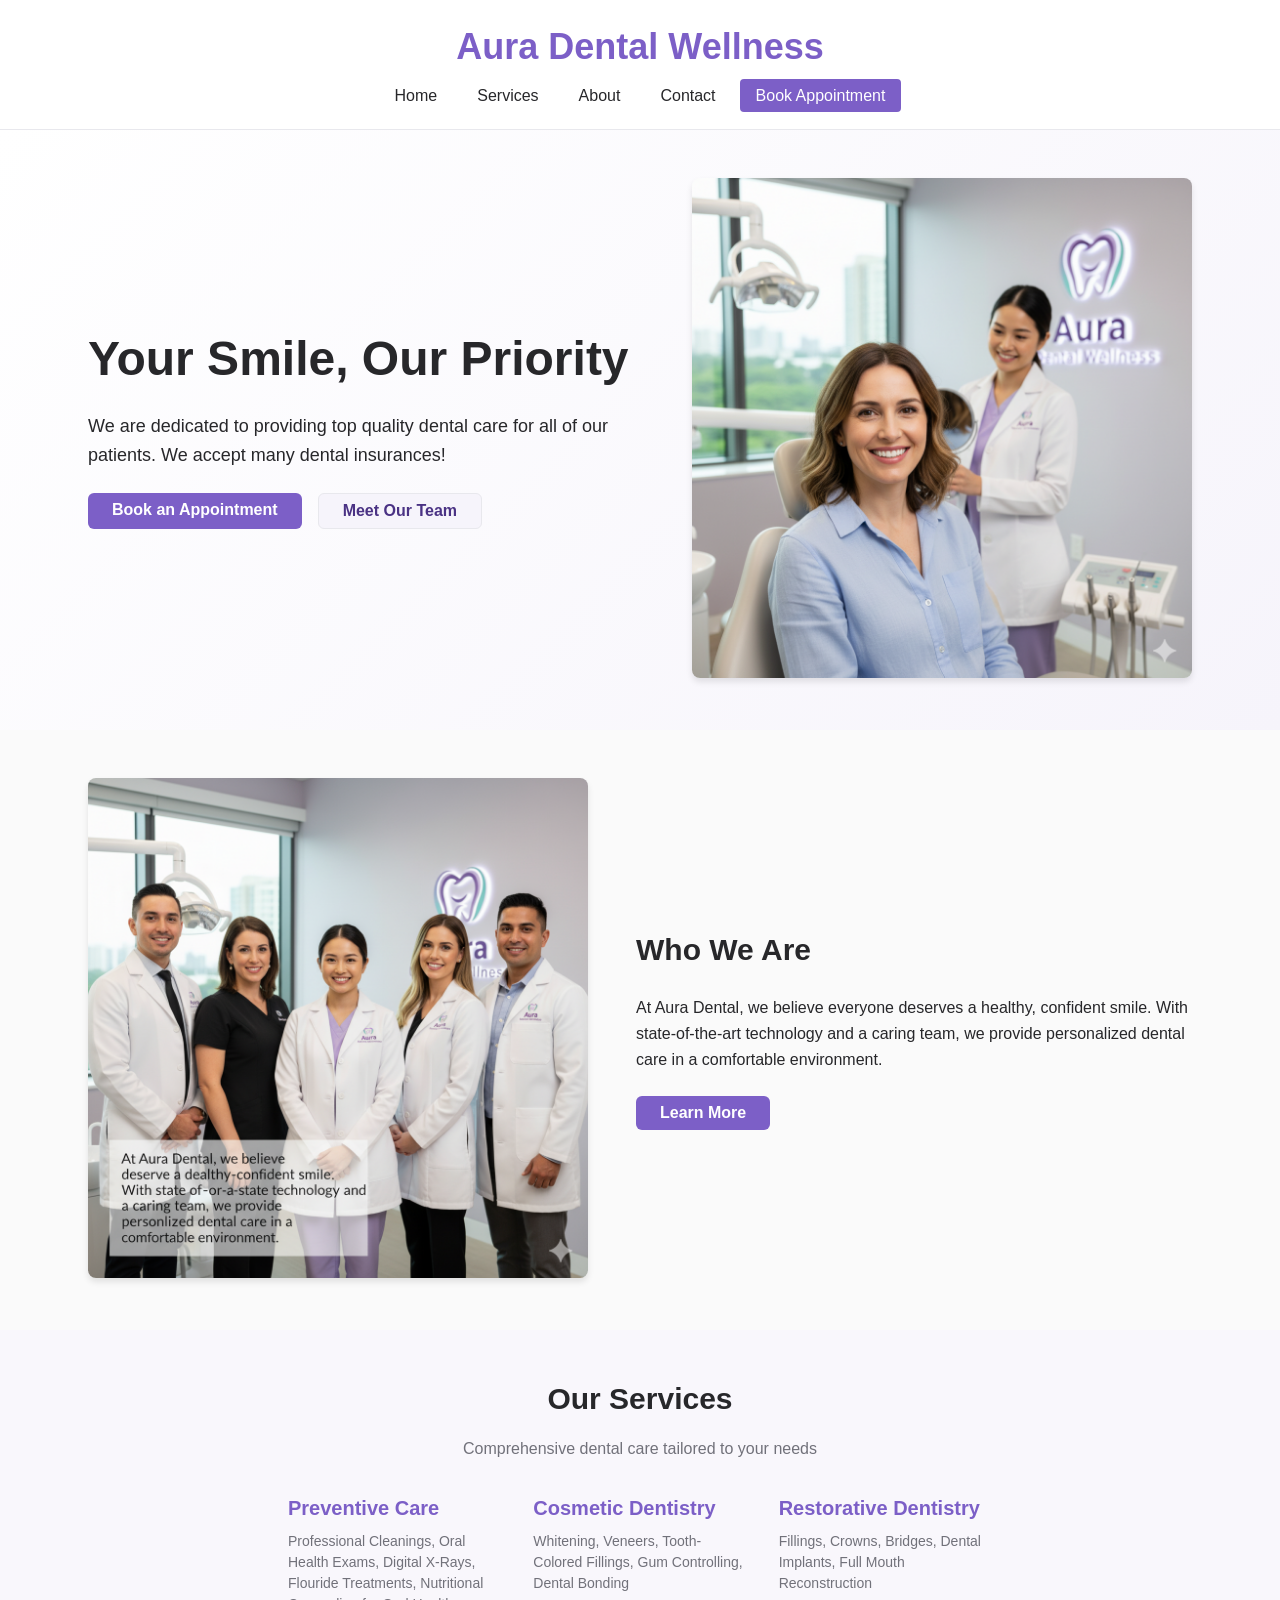
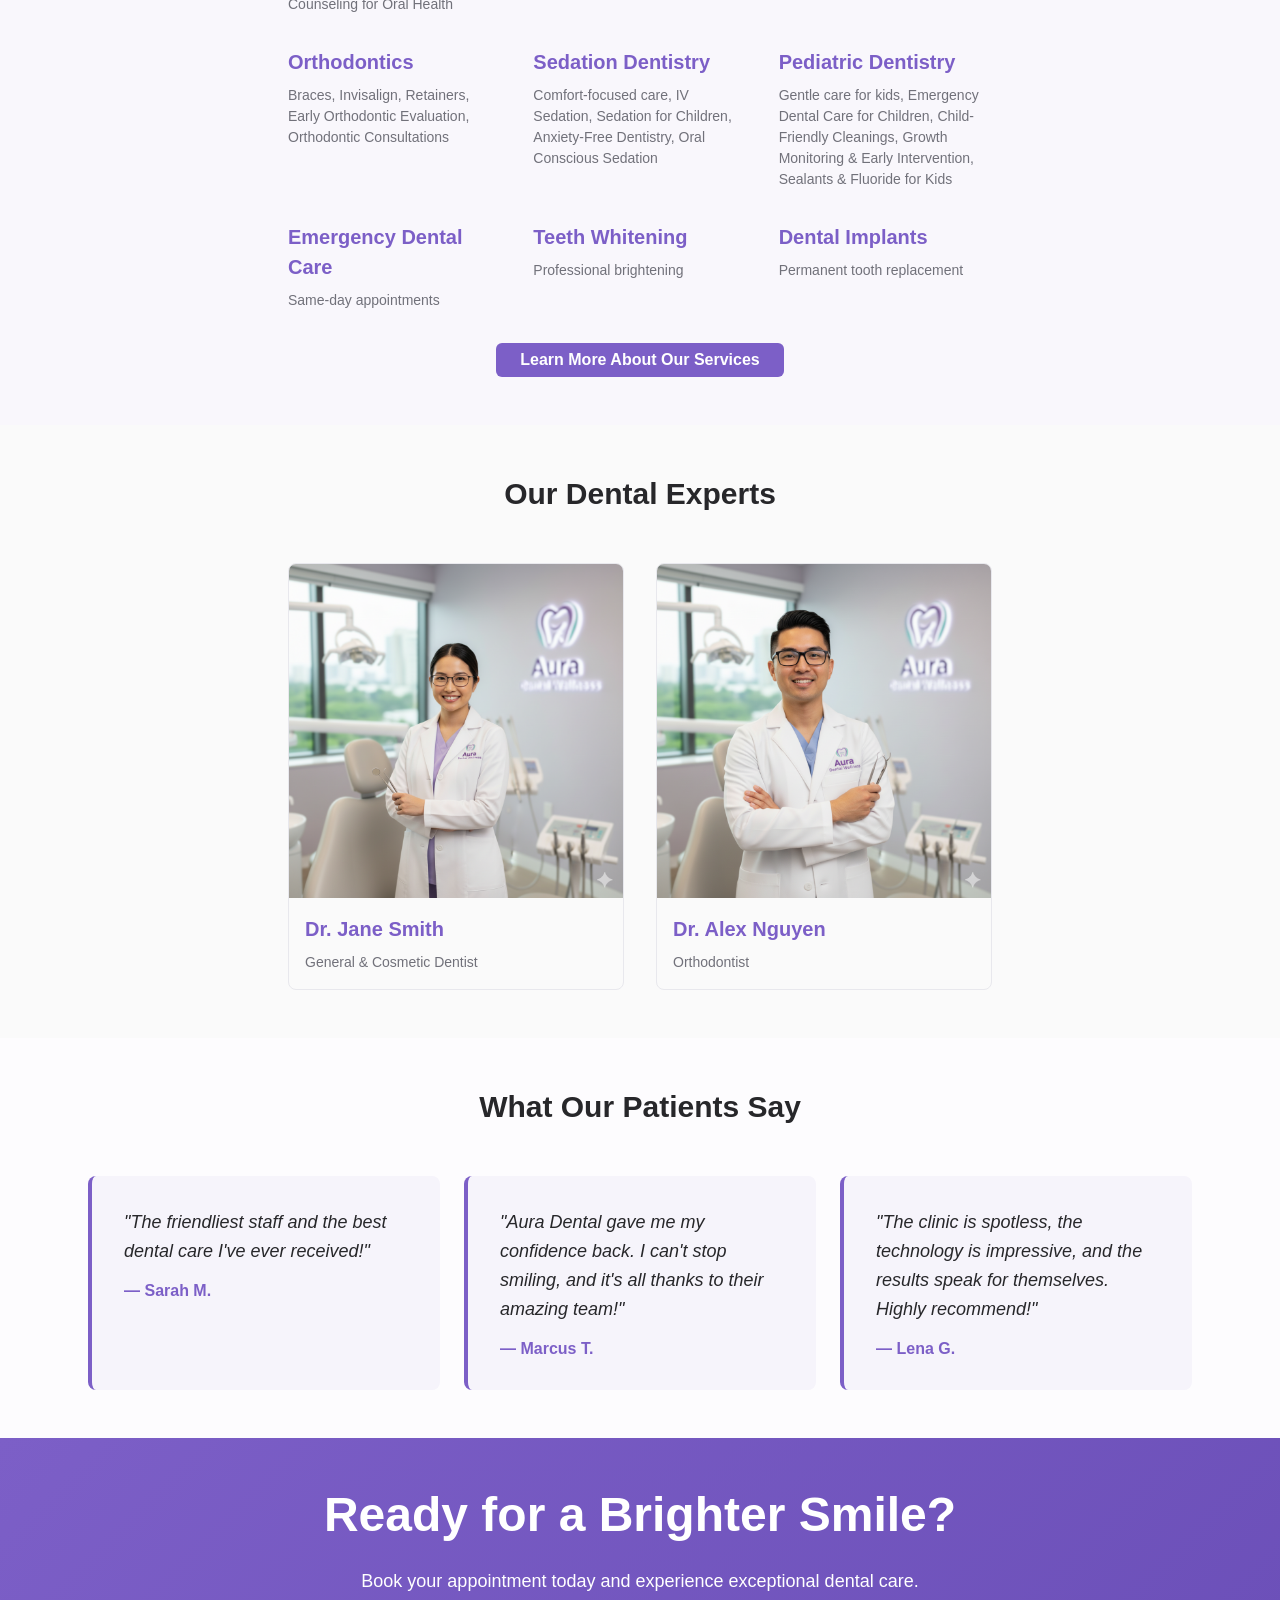
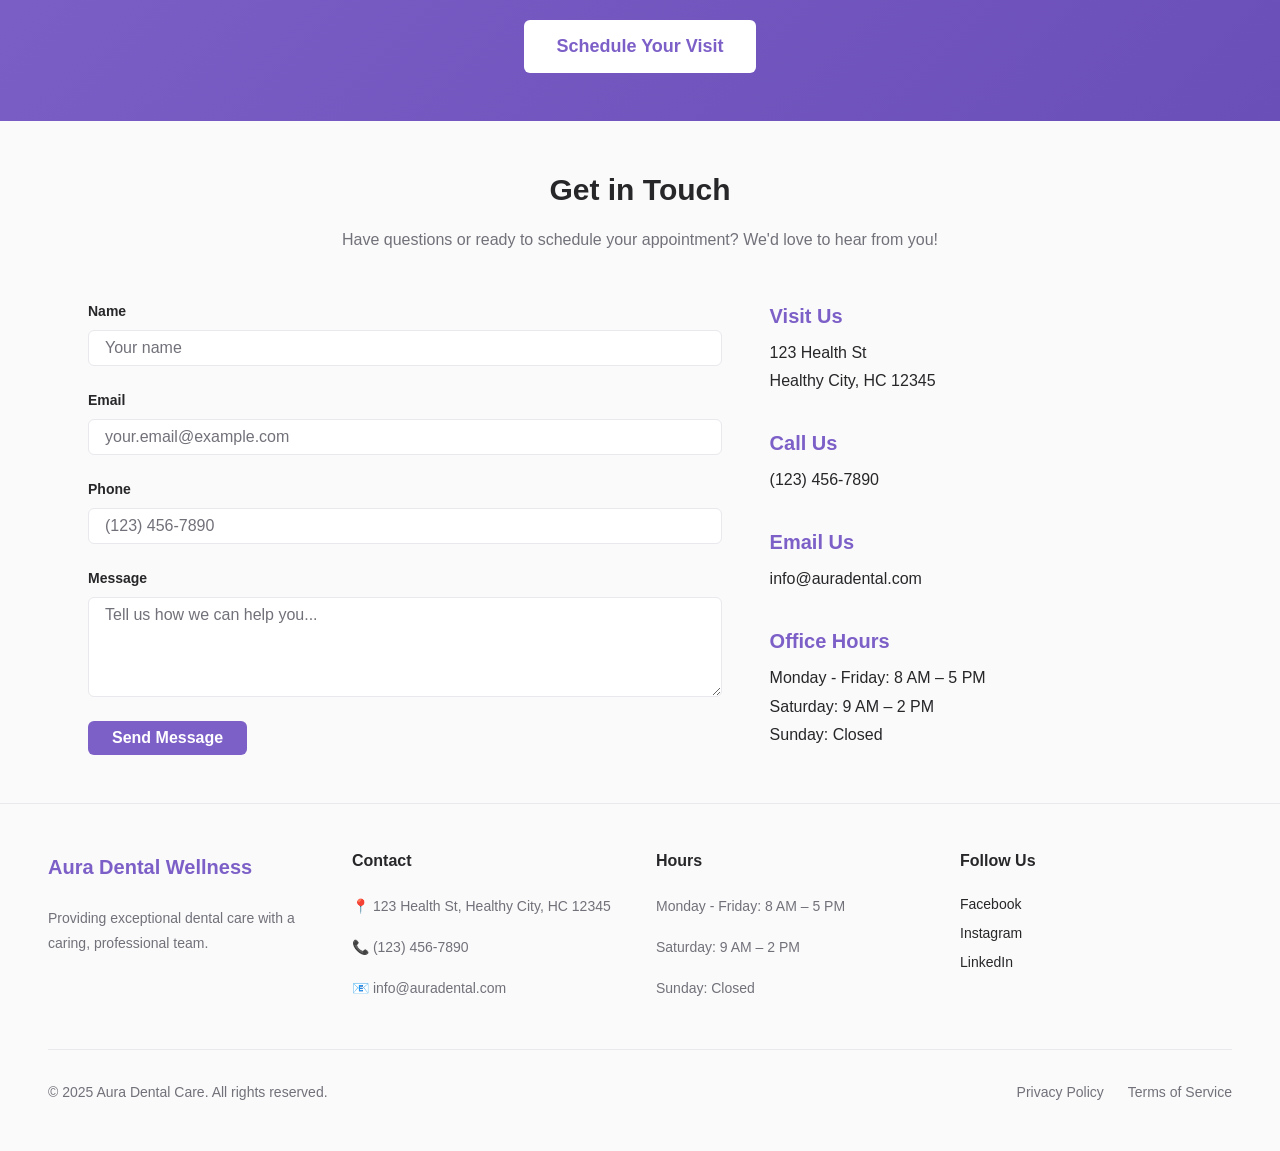
<file: index.html>
<!DOCTYPE html>
<html lang="en">
<head>
    <meta charset="UTF-8">
    <meta name="viewport" content="width=device-width, initial-scale=1.0">
    <link rel="stylesheet" href="styles/design-system.css">
    <link rel="stylesheet" href="styles/components.css">
    <link rel="stylesheet" href="styles/responsive.css">
    <title>Aura Dental Wellness</title>
</head>
<body>
    <!-- Header -->
    <navbar>
        <div class="navbar-brand">
            <h1 class="heading-1">Aura Dental Wellness</h1>
        </div>
        <nav class="navbar-nav">
            <ul class="nav-links">
                <li><a href="#home">Home</a></li>
                <li><a href="#services">Services</a></li>
                <li><a href="#about">About</a></li>
                <li><a href="#contact">Contact</a></li>
                <li><a href="booking.html" class="btn">Book Appointment</a></li>
            </ul>
        </nav>
    </navbar>

    <!-- Hero Section -->
    <section id="home" class="bg-gradient-hero">
        <div class="hero">
            <div class="hero-content">
                <h2 class="heading-hero">Your Smile, Our Priority</h2>
                <p class="body-lg">We are dedicated to providing top quality dental care for all of our patients. We accept many dental insurances!</p>
                <div class="hero-buttons">
                    <a href="booking.html" class="btn-primary">Book an Appointment</a>
                    <a href="#about" class="btn-secondary">Meet Our Team</a>
                </div>
            </div>
            <div class="hero-image">
                <img src="images/patient_smiling.png" alt="Smiling patient at dental clinic">
            </div>
        </div>
    </section>

    <!-- About Section -->
    <section id="about" class="bg-background-muted">
        <div class="about">
            <div class="about-image">
                <img src="images/aura_team.png" alt="Aura Dental team">
            </div>
            <div class="about-content">
                <h2 class="heading-2">Who We Are</h2>
                <p class="body-base">At Aura Dental, we believe everyone deserves a healthy, confident smile. With state-of-the-art technology and a caring team, we provide personalized dental care in a comfortable environment.</p>
                <div>
                    <a href="#" class="btn-primary">Learn More</a>
                </div>
            </div>
        </div>
    </section>

    <!-- Services Section -->
    <section id="services" class="bg-background-subtle">
        <div class="services-container">
            <h2 class="heading-2">Our Services</h2>
            <p class="body-base services-intro">Comprehensive dental care tailored to your needs</p>
            <div class="services-list">
                <div class="service-item">
                    <h3 class="heading-4">Preventive Care</h3>
                    <p class="body-sm text-muted-foreground">Professional Cleanings, Oral Health Exams, Digital X-Rays, Flouride Treatments, Nutritional Counseling for Oral Health </p>
                </div>
                <div class="service-item">
                    <h3 class="heading-4">Cosmetic Dentistry</h3>
                    <p class="body-sm text-muted-foreground">Whitening, Veneers, Tooth-Colored Fillings, Gum Controlling, Dental Bonding</p>
                </div>
                <div class="service-item">
                    <h3 class="heading-4">Restorative Dentistry</h3>
                    <p class="body-sm text-muted-foreground">Fillings, Crowns, Bridges, Dental Implants, Full Mouth Reconstruction</p>
                </div>
                <div class="service-item">
                    <h3 class="heading-4">Orthodontics</h3>
                    <p class="body-sm text-muted-foreground">Braces, Invisalign, Retainers, Early Orthodontic Evaluation, Orthodontic Consultations</p>
                </div>
                <div class="service-item">
                    <h3 class="heading-4">Sedation Dentistry</h3>
                    <p class="body-sm text-muted-foreground">Comfort-focused care, IV Sedation, Sedation for Children, Anxiety-Free Dentistry, Oral Conscious Sedation</p>
                </div>
                <div class="service-item">
                    <h3 class="heading-4">Pediatric Dentistry</h3>
                    <p class="body-sm text-muted-foreground">Gentle care for kids, Emergency Dental Care for Children, Child-Friendly Cleanings, Growth Monitoring & Early Intervention, Sealants & Fluoride for Kids</p>
                </div>
                <div class="service-item">
                    <h3 class="heading-4">Emergency Dental Care</h3>
                    <p class="body-sm text-muted-foreground">Same-day appointments</p>
                </div>
                <div class="service-item">
                    <h3 class="heading-4">Teeth Whitening</h3>
                    <p class="body-sm text-muted-foreground">Professional brightening</p>
                </div>
                <div class="service-item">
                    <h3 class="heading-4">Dental Implants</h3>
                    <p class="body-sm text-muted-foreground">Permanent tooth replacement</p>
                </div>
            </div>
            <div class="services-cta">
                <a href="#" class="btn-primary">Learn More About Our Services</a>
            </div>
        </div>
    </section>

    <!-- Team Section -->
    <section class="bg-background-muted">
        <div class="team-container">
            <h2 class="heading-2">Our Dental Experts</h2>
            <div class="team-grid">
                <div class="team-card">
                    <div class="team-card-header">
                        <img src="images/jane_smith.png" alt="Dr. Jane Smith">
                    </div>
                    <div class="team-card-content">
                        <h3 class="heading-4">Dr. Jane Smith</h3>
                        <p class="body-sm text-muted-foreground">General & Cosmetic Dentist</p>
                    </div>
                </div>
                <div class="team-card">
                    <div class="team-card-header">
                        <img src="images/alex.png" alt="Dr. Alex Nguyen">
                    </div>
                    <div class="team-card-content">
                        <h3 class="heading-4">Dr. Alex Nguyen</h3>
                        <p class="body-sm text-muted-foreground">Orthodontist</p>
                    </div>
                </div>
            </div>
        </div>
    </section>

    <!-- Testimonials Section -->
    <section class="bg-background-light">
        <div class="testimonials-container">
            <h2 class="heading-2">What Our Patients Say</h2>
            <div class="testimonials-grid">
                <blockquote class="testimonial-quote">
                    <p class="quote-text">"The friendliest staff and the best dental care I've ever received!"</p>
                    <cite class="quote-author">Sarah M.</cite>
                </blockquote>
                <blockquote class="testimonial-quote">
                    <p class="quote-text">"Aura Dental gave me my confidence back. I can't stop smiling, and it's all thanks to their amazing team!"</p>
                    <cite class="quote-author">Marcus T.</cite>
                </blockquote>
                <blockquote class="testimonial-quote">
                    <p class="quote-text">"The clinic is spotless, the technology is impressive, and the results speak for themselves. Highly recommend!"</p>
                    <cite class="quote-author">Lena G.</cite>
                </blockquote>
            </div>
        </div>
    </section>

    <!-- Call to Action -->
    <section class="cta">
        <div class="cta-container">
            <h2 class="heading-hero">Ready for a Brighter Smile?</h2>
            <p class="body-lg">Book your appointment today and experience exceptional dental care.</p>
            <a href="booking.html" class="btn-primary">Schedule Your Visit</a>
        </div>
    </section>

    <!-- Contact Section -->
    <section id="contact" class="bg-background-muted">
        <div class="contact-container">
            <h2 class="heading-2">Get in Touch</h2>
            <p class="body-base contact-intro">Have questions or ready to schedule your appointment? We'd love to hear from you!</p>

            <div class="contact-content">
                <div class="contact-form">
                    <form>
                        <div class="form-group">
                            <label for="name" class="body-sm">Name</label>
                            <input type="text" id="name" name="name" class="form-input" placeholder="Your name" required>
                        </div>
                        <div class="form-group">
                            <label for="email" class="body-sm">Email</label>
                            <input type="email" id="email" name="email" class="form-input" placeholder="your.email@example.com" required>
                        </div>
                        <div class="form-group">
                            <label for="phone" class="body-sm">Phone</label>
                            <input type="tel" id="phone" name="phone" class="form-input" placeholder="(123) 456-7890">
                        </div>
                        <div class="form-group">
                            <label for="message" class="body-sm">Message</label>
                            <textarea id="message" name="message" class="form-input" rows="4" placeholder="Tell us how we can help you..." required></textarea>
                        </div>
                        <button type="submit" class="btn-primary">Send Message</button>
                    </form>
                </div>

                <div class="contact-info">
                    <div class="contact-info-item">
                        <h3 class="heading-4">Visit Us</h3>
                        <p class="body-base">123 Health St<br>Healthy City, HC 12345</p>
                    </div>
                    <div class="contact-info-item">
                        <h3 class="heading-4">Call Us</h3>
                        <p class="body-base">(123) 456-7890</p>
                    </div>
                    <div class="contact-info-item">
                        <h3 class="heading-4">Email Us</h3>
                        <p class="body-base">info@auradental.com</p>
                    </div>
                    <div class="contact-info-item">
                        <h3 class="heading-4">Office Hours</h3>
                        <p class="body-base">
                            Monday - Friday: 8 AM – 5 PM<br>
                            Saturday: 9 AM – 2 PM<br>
                            Sunday: Closed
                        </p>
                    </div>
                </div>
            </div>
        </div>
    </section>

    <!-- Footer -->
    <footer class="footer">
        <div class="footer-content">
            <div class="footer-section">
                <h3 class="heading-4">Aura Dental Wellness</h3>
                <p class="body-sm text-muted-foreground">Providing exceptional dental care with a caring, professional team.</p>
            </div>

            <div class="footer-section">
                <h4 class="footer-heading">Contact</h4>
                <p class="body-sm">📍 123 Health St, Healthy City, HC 12345</p>
                <p class="body-sm">📞 (123) 456-7890</p>
                <p class="body-sm">📧 info@auradental.com</p>
            </div>

            <div class="footer-section">
                <h4 class="footer-heading">Hours</h4>
                <p class="body-sm">Monday - Friday: 8 AM – 5 PM</p>
                <p class="body-sm">Saturday: 9 AM – 2 PM</p>
                <p class="body-sm">Sunday: Closed</p>
            </div>

            <div class="footer-section">
                <h4 class="footer-heading">Follow Us</h4>
                <div class="social-links">
                    <a href="#" class="body-sm">Facebook</a>
                    <a href="#" class="body-sm">Instagram</a>
                    <a href="#" class="body-sm">LinkedIn</a>
                </div>
            </div>
        </div>

        <div class="footer-bottom">
            <p class="body-sm text-muted-foreground">© 2025 Aura Dental Care. All rights reserved.</p>
            <div class="footer-links">
                <a href="#" class="body-sm">Privacy Policy</a>
                <a href="#" class="body-sm">Terms of Service</a>
            </div>
        </div>
    </footer>
</body>
</html>
</file>
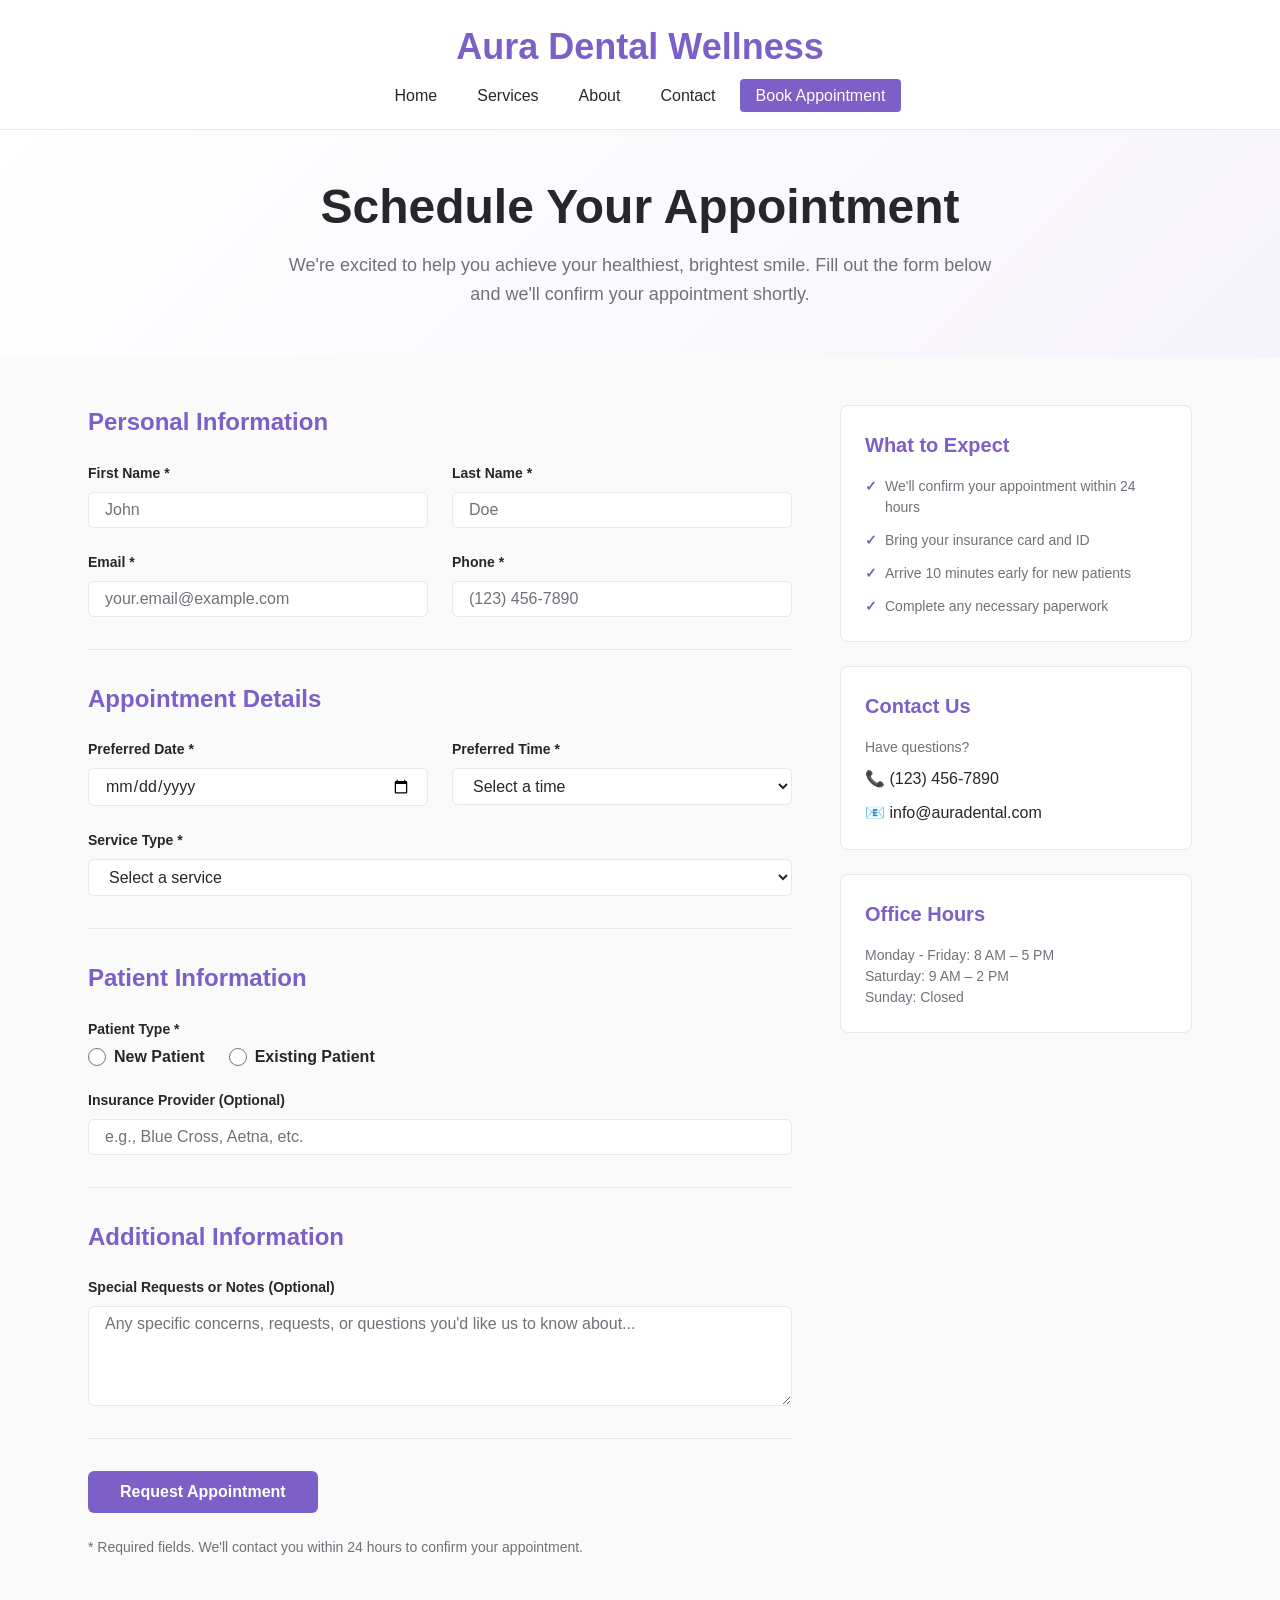
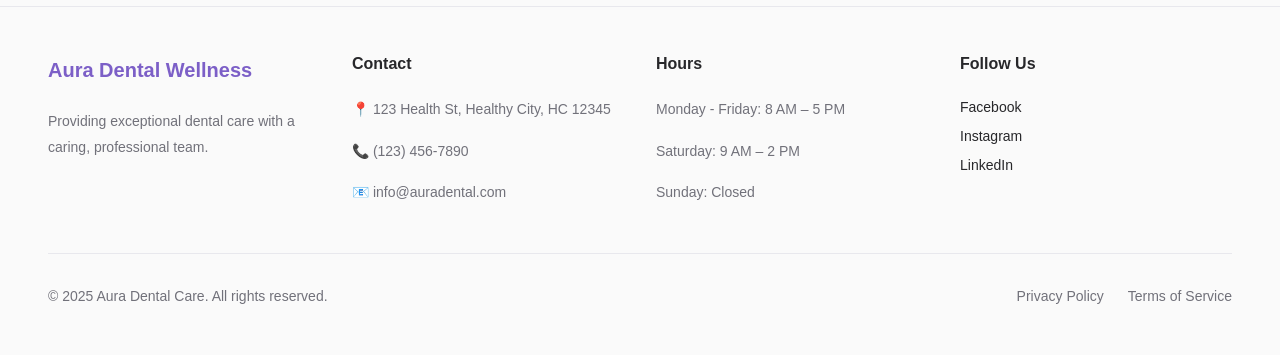
<file: booking.html>
<!DOCTYPE html>
<html lang="en">
<head>
    <meta charset="UTF-8">
    <meta name="viewport" content="width=device-width, initial-scale=1.0">
    <link rel="stylesheet" href="styles/design-system.css">
    <link rel="stylesheet" href="styles/components.css">
    <link rel="stylesheet" href="styles/responsive.css">
    <title>Book Appointment - Aura Dental Wellness</title>
</head>
<body>
    <!-- Header -->
    <navbar>
        <div class="navbar-brand">
            <h1 class="heading-1">Aura Dental Wellness</h1>
        </div>
        <nav class="navbar-nav">
            <ul class="nav-links">
                <li><a href="index.html#home">Home</a></li>
                <li><a href="index.html#services">Services</a></li>
                <li><a href="index.html#about">About</a></li>
                <li><a href="index.html#contact">Contact</a></li>
                <li><a href="booking.html" class="btn">Book Appointment</a></li>
            </ul>
        </nav>
    </navbar>

    <!-- Booking Hero Section -->
    <section class="bg-gradient-hero">
        <div class="booking-hero">
            <h2 class="heading-hero">Schedule Your Appointment</h2>
            <p class="body-lg">We're excited to help you achieve your healthiest, brightest smile. Fill out the form below and we'll confirm your appointment shortly.</p>
        </div>
    </section>

    <!-- Booking Form Section -->
    <section class="bg-background-muted">
        <div class="booking-container">
            <form class="booking-form">
                <!-- Personal Information -->
                <div class="form-section">
                    <h3 class="heading-3">Personal Information</h3>
                    <div class="form-row">
                        <div class="form-group">
                            <label for="firstName" class="body-sm">First Name *</label>
                            <input type="text" id="firstName" name="firstName" class="form-input" placeholder="John" required>
                        </div>
                        <div class="form-group">
                            <label for="lastName" class="body-sm">Last Name *</label>
                            <input type="text" id="lastName" name="lastName" class="form-input" placeholder="Doe" required>
                        </div>
                    </div>

                    <div class="form-row">
                        <div class="form-group">
                            <label for="email" class="body-sm">Email *</label>
                            <input type="email" id="email" name="email" class="form-input" placeholder="your.email@example.com" required>
                        </div>
                        <div class="form-group">
                            <label for="phone" class="body-sm">Phone *</label>
                            <input type="tel" id="phone" name="phone" class="form-input" placeholder="(123) 456-7890" required>
                        </div>
                    </div>
                </div>

                <!-- Appointment Details -->
                <div class="form-section">
                    <h3 class="heading-3">Appointment Details</h3>
                    <div class="form-row">
                        <div class="form-group">
                            <label for="preferredDate" class="body-sm">Preferred Date *</label>
                            <input type="date" id="preferredDate" name="preferredDate" class="form-input" required>
                        </div>
                        <div class="form-group">
                            <label for="preferredTime" class="body-sm">Preferred Time *</label>
                            <select id="preferredTime" name="preferredTime" class="form-input" required>
                                <option value="">Select a time</option>
                                <option value="8:00 AM">8:00 AM</option>
                                <option value="9:00 AM">9:00 AM</option>
                                <option value="10:00 AM">10:00 AM</option>
                                <option value="11:00 AM">11:00 AM</option>
                                <option value="12:00 PM">12:00 PM</option>
                                <option value="1:00 PM">1:00 PM</option>
                                <option value="2:00 PM">2:00 PM</option>
                                <option value="3:00 PM">3:00 PM</option>
                                <option value="4:00 PM">4:00 PM</option>
                                <option value="5:00 PM">5:00 PM</option>
                            </select>
                        </div>
                    </div>

                    <div class="form-group">
                        <label for="serviceType" class="body-sm">Service Type *</label>
                        <select id="serviceType" name="serviceType" class="form-input" required>
                            <option value="">Select a service</option>
                            <option value="preventive">Preventive Care (Cleaning, Exam)</option>
                            <option value="cosmetic">Cosmetic Dentistry (Whitening, Veneers)</option>
                            <option value="restorative">Restorative Dentistry (Fillings, Crowns)</option>
                            <option value="orthodontics">Orthodontics (Braces, Invisalign)</option>
                            <option value="sedation">Sedation Dentistry</option>
                            <option value="pediatric">Pediatric Dentistry</option>
                            <option value="emergency">Emergency Dental Care</option>
                            <option value="implants">Dental Implants</option>
                            <option value="consultation">General Consultation</option>
                        </select>
                    </div>
                </div>

                <!-- Patient Information -->
                <div class="form-section">
                    <h3 class="heading-3">Patient Information</h3>
                    <div class="form-group">
                        <label class="body-sm">Patient Type *</label>
                        <div class="radio-group">
                            <label class="radio-label">
                                <input type="radio" name="patientType" value="new" required>
                                <span>New Patient</span>
                            </label>
                            <label class="radio-label">
                                <input type="radio" name="patientType" value="existing" required>
                                <span>Existing Patient</span>
                            </label>
                        </div>
                    </div>

                    <div class="form-group">
                        <label for="insurance" class="body-sm">Insurance Provider (Optional)</label>
                        <input type="text" id="insurance" name="insurance" class="form-input" placeholder="e.g., Blue Cross, Aetna, etc.">
                    </div>
                </div>

                <!-- Additional Information -->
                <div class="form-section">
                    <h3 class="heading-3">Additional Information</h3>
                    <div class="form-group">
                        <label for="notes" class="body-sm">Special Requests or Notes (Optional)</label>
                        <textarea id="notes" name="notes" class="form-input" rows="4" placeholder="Any specific concerns, requests, or questions you'd like us to know about..."></textarea>
                    </div>
                </div>

                <!-- Submit Button -->
                <div class="form-actions">
                    <button type="submit" class="btn-primary">Request Appointment</button>
                    <p class="body-sm text-muted-foreground">* Required fields. We'll contact you within 24 hours to confirm your appointment.</p>
                </div>
            </form>

            <!-- Booking Sidebar -->
            <aside class="booking-sidebar">
                <div class="sidebar-card">
                    <h3 class="heading-4">What to Expect</h3>
                    <ul class="booking-checklist">
                        <li class="body-sm">We'll confirm your appointment within 24 hours</li>
                        <li class="body-sm">Bring your insurance card and ID</li>
                        <li class="body-sm">Arrive 10 minutes early for new patients</li>
                        <li class="body-sm">Complete any necessary paperwork</li>
                    </ul>
                </div>

                <div class="sidebar-card">
                    <h3 class="heading-4">Contact Us</h3>
                    <p class="body-sm">Have questions?</p>
                    <p class="body-base">📞 (123) 456-7890</p>
                    <p class="body-base">📧 info@auradental.com</p>
                </div>

                <div class="sidebar-card">
                    <h3 class="heading-4">Office Hours</h3>
                    <p class="body-sm">
                        Monday - Friday: 8 AM – 5 PM<br>
                        Saturday: 9 AM – 2 PM<br>
                        Sunday: Closed
                    </p>
                </div>
            </aside>
        </div>
    </section>

    <!-- Footer -->
    <footer class="footer">
        <div class="footer-content">
            <div class="footer-section">
                <h3 class="heading-4">Aura Dental Wellness</h3>
                <p class="body-sm text-muted-foreground">Providing exceptional dental care with a caring, professional team.</p>
            </div>

            <div class="footer-section">
                <h4 class="footer-heading">Contact</h4>
                <p class="body-sm">📍 123 Health St, Healthy City, HC 12345</p>
                <p class="body-sm">📞 (123) 456-7890</p>
                <p class="body-sm">📧 info@auradental.com</p>
            </div>

            <div class="footer-section">
                <h4 class="footer-heading">Hours</h4>
                <p class="body-sm">Monday - Friday: 8 AM – 5 PM</p>
                <p class="body-sm">Saturday: 9 AM – 2 PM</p>
                <p class="body-sm">Sunday: Closed</p>
            </div>

            <div class="footer-section">
                <h4 class="footer-heading">Follow Us</h4>
                <div class="social-links">
                    <a href="#" class="body-sm">Facebook</a>
                    <a href="#" class="body-sm">Instagram</a>
                    <a href="#" class="body-sm">LinkedIn</a>
                </div>
            </div>
        </div>

        <div class="footer-bottom">
            <p class="body-sm text-muted-foreground">© 2025 Aura Dental Care. All rights reserved.</p>
            <div class="footer-links">
                <a href="#" class="body-sm">Privacy Policy</a>
                <a href="#" class="body-sm">Terms of Service</a>
            </div>
        </div>
    </footer>
</body>
</html>
</file>
<file: styles/design-system.css>
/* ==========================================================================
   DESIGN SYSTEM
   Core variables, reset, and utility classes
   ========================================================================== */

/* Design Tokens */
:root {
    /* Spacing Scale */
    --space-2: 0.5rem;   /* 8px */
    --space-3: 0.75rem;  /* 12px */
    --space-4: 1rem;     /* 16px */
    --space-6: 1.5rem;   /* 24px */
    --space-8: 2rem;     /* 32px */
    --space-12: 3rem;    /* 48px */

    /* Typography Scale */
    --font-size-caption: 0.75rem;   /* 12px */
    --font-size-sm: 0.875rem;       /* 14px */
    --font-size-base: 1rem;         /* 16px */
    --font-size-lg: 1.125rem;       /* 18px */
    --font-size-h4: 1.25rem;        /* 20px */
    --font-size-h3: 1.5rem;         /* 24px */
    --font-size-h2: 1.875rem;       /* 30px */
    --font-size-h1: 2.25rem;        /* 36px */
    --font-size-hero: 3rem;         /* 48px */

    /* Color Palette */
    --color-background: #ffffff;
    --color-foreground: #27272a;
    --color-background-light: #fdfcfe;
    --color-background-subtle: #f9f7fc;
    --color-background-muted: #fafafa;

    /* Gradients */
    --gradient-hero: linear-gradient(135deg, #ffffff 0%, #f6f4fb 100%);
    --gradient-accent: linear-gradient(135deg, var(--color-primary) 0%, var(--color-brand) 100%);

    /* Semantic Colors */
    --color-primary: #7c5fc7;
    --color-primary-foreground: #ffffff;
    --color-secondary: #f6f4fb;
    --color-secondary-foreground: #4a3284;
    --color-muted: #fafafa;
    --color-muted-foreground: #71717a;
    --color-accent: #2bb4c8;
    --color-accent-foreground: #ffffff;
    --color-brand: #6b4fb8;
    --color-brand-foreground: #ffffff;
    --color-success: #22c55e;
    --color-success-foreground: #ffffff;
    --color-card: #ffffff;
    --color-card-foreground: #27272a;
    --color-border: #e8e8ed;
    --color-ring: #7c5fc7;
}

/* Reset */
* {
    margin: 0;
    padding: 0;
    box-sizing: border-box;
}

html {
    scroll-behavior: smooth;
}

body {
    font-family: -apple-system, BlinkMacSystemFont, 'Segoe UI', sans-serif;
    color: var(--color-foreground);
    background: var(--color-background);
}

/* Smooth scroll with offset for fixed navbar */
section {
    scroll-margin-top: 80px;
}

/* Typography Utilities */
.heading-hero {
    font-size: var(--font-size-hero);
    font-weight: 700;
    line-height: 1.2;
}

.heading-1 {
    font-size: var(--font-size-h1);
    font-weight: 700;
    line-height: 1.3;
}

.heading-2 {
    font-size: var(--font-size-h2);
    font-weight: 600;
    line-height: 1.4;
}

.heading-3 {
    font-size: var(--font-size-h3);
    font-weight: 600;
    line-height: 1.4;
}

.heading-4 {
    font-size: var(--font-size-h4);
    font-weight: 600;
    line-height: 1.5;
}

.body-lg {
    font-size: var(--font-size-lg);
    line-height: 1.6;
}

.body-base {
    font-size: var(--font-size-base);
    line-height: 1.6;
}

.body-sm {
    font-size: var(--font-size-sm);
    line-height: 1.5;
    color: var(--color-muted-foreground);
}

/* Background Utilities */
.bg-background { background-color: var(--color-background); }
.bg-background-light { background-color: var(--color-background-light); }
.bg-background-subtle { background-color: var(--color-background-subtle); }
.bg-background-muted { background-color: var(--color-background-muted); }
.bg-gradient-hero { background: var(--gradient-hero); }

/* Text Utilities */
.text-foreground { color: var(--color-foreground); }
.text-muted-foreground { color: var(--color-muted-foreground); }
</file>
<file: styles/components.css>
/* ==========================================================================
   COMPONENTS
   Desktop-first component styles with modern CSS nesting
   ========================================================================== */

/* Buttons */
.btn-primary {
    display: inline-block;
    padding: var(--space-2) var(--space-6);
    background: var(--color-primary);
    color: var(--color-primary-foreground);
    font-size: var(--font-size-base);
    font-weight: 600;
    text-decoration: none;
    border-radius: 0.375rem;
    border: none;
    cursor: pointer;
    transition: background 0.2s;

    &:hover {
        background: var(--color-brand);
    }

    &:focus {
        outline: 2px solid var(--color-ring);
        outline-offset: 2px;
    }
}

.btn-secondary {
    display: inline-block;
    padding: var(--space-2) var(--space-6);
    background: var(--color-secondary);
    color: var(--color-secondary-foreground);
    font-size: var(--font-size-base);
    font-weight: 600;
    text-decoration: none;
    border-radius: 0.375rem;
    border: 1px solid var(--color-border);
    cursor: pointer;
    transition: background 0.2s, border-color 0.2s;

    &:hover {
        background: #ebe7f5;
        border-color: var(--color-primary);
    }

    &:focus {
        outline: 2px solid var(--color-ring);
        outline-offset: 2px;
    }
}

/* Navbar */
navbar {
    background: var(--color-background);
    border-bottom: 1px solid var(--color-border);
    box-shadow: 0 1px 3px rgba(0, 0, 0, 0.05);
    padding: var(--space-6) var(--space-4);
    display: flex;
    flex-direction: column;
    align-items: center;
    gap: var(--space-4);

    .navbar-brand {
        text-align: center;

        h1 {
            font-size: var(--font-size-h1);
            color: var(--color-primary);
            margin: 0;
        }
    }

    .navbar-nav {
        width: 100%;
        display: flex;
        justify-content: center;

        ul {
            display: flex;
            list-style: none;
            gap: var(--space-2);
            margin: 0;
            padding: 0;
        }

        a {
            color: var(--color-foreground);
            text-decoration: none;
            padding: var(--space-2) var(--space-4);
            border-radius: 0.25rem;
            transition: background 0.2s;
            font-size: var(--font-size-base);

            &:hover {
                background: var(--color-secondary);
            }

            &.btn {
                background: var(--color-primary);
                color: var(--color-primary-foreground);

                &:hover {
                    background: var(--color-brand);
                }
            }
        }
    }
}

/* Hero Section */
.hero {
    display: flex;
    flex-direction: row;
    align-items: center;
    gap: var(--space-12);
    max-width: 1200px;
    margin: 0 auto;
    padding: var(--space-12);

    .hero-content {
        flex: 1;
        display: flex;
        flex-direction: column;
        gap: var(--space-6);

        p {
            font-size: var(--font-size-lg);
        }
    }

    .hero-buttons {
        display: flex;
        gap: var(--space-4);
        flex-wrap: wrap;
    }

    .hero-image {
        flex: 1;
        max-width: 500px;

        img {
            width: 100%;
            height: auto;
            border-radius: 0.5rem;
            box-shadow: 0 4px 6px rgba(0, 0, 0, 0.1);
        }
    }
}

/* About Section */
.about {
    display: flex;
    flex-direction: row;
    align-items: center;
    gap: var(--space-12);
    max-width: 1200px;
    margin: 0 auto;
    padding: var(--space-12);

    .about-image {
        flex: 1;
        max-width: 500px;

        img {
            width: 100%;
            height: auto;
            border-radius: 0.5rem;
            box-shadow: 0 4px 6px rgba(0, 0, 0, 0.1);
        }
    }

    .about-content {
        flex: 1;
        display: flex;
        flex-direction: column;
        gap: var(--space-6);
    }
}

/* Services Section */
.services-container {
    max-width: 800px;
    margin: 0 auto;
    padding: var(--space-12);

    h2 {
        text-align: center;
        margin-bottom: var(--space-4);
    }

    .services-intro {
        text-align: center;
        margin-bottom: var(--space-8);
        color: var(--color-muted-foreground);
    }

    .services-list {
        display: grid;
        grid-template-columns: repeat(3, 1fr);
        gap: var(--space-8);
    }

    .service-item {
        display: flex;
        flex-direction: column;
        gap: var(--space-2);

        h3 {
            color: var(--color-primary);
        }
    }

    .services-cta {
        text-align: center;
        margin-top: var(--space-8);
    }
}

/* Team Section */
.team-container {
    max-width: 800px;
    margin: 0 auto;
    padding: var(--space-12);

    h2 {
        text-align: center;
        margin-bottom: var(--space-12);
    }

    .team-grid {
        display: grid;
        grid-template-columns: repeat(2, 1fr);
        gap: var(--space-8);
    }

    .team-card {
        border: 1px solid var(--color-border);
        border-radius: 0.5rem;
        overflow: hidden;

        .team-card-header {
            width: 100%;
            aspect-ratio: 1;
            overflow: hidden;

            img {
                width: 100%;
                height: 100%;
                object-fit: cover;
            }
        }

        .team-card-content {
            padding: var(--space-4);
            display: flex;
            flex-direction: column;
            gap: var(--space-2);

            h3 {
                color: var(--color-primary);
            }
        }
    }
}

/* Testimonials Section */
.testimonials-container {
    max-width: 1200px;
    margin: 0 auto;
    padding: var(--space-12);
    text-align: center;

    h2 {
        margin-bottom: var(--space-12);
    }

    .testimonials-grid {
        display: grid;
        grid-template-columns: repeat(3, 1fr);
        gap: var(--space-6);
    }

    .testimonial-quote {
        background: var(--color-secondary);
        padding: var(--space-8);
        border-radius: 0.5rem;
        border-left: 4px solid var(--color-primary);
        text-align: left;

        .quote-text {
            font-size: var(--font-size-lg);
            line-height: 1.6;
            color: var(--color-foreground);
            font-style: italic;
            margin-bottom: var(--space-4);
        }

        .quote-author {
            display: block;
            font-size: var(--font-size-base);
            color: var(--color-primary);
            font-weight: 600;
            font-style: normal;

            &::before {
                content: "— ";
            }
        }
    }
}

/* CTA Section */
/* Using gradient-accent for visual prominence
   White text meets WCAG AA contrast requirements */
.cta {
    background: var(--gradient-accent);
    padding: var(--space-12);

    .cta-container {
        max-width: 800px;
        margin: 0 auto;
        text-align: center;
        display: flex;
        flex-direction: column;
        align-items: center;
        gap: var(--space-6);

        h2 {
            color: var(--color-primary-foreground);
        }

        p {
            color: var(--color-primary-foreground);
            max-width: 600px;
        }

        .btn-primary {
            background: var(--color-background);
            color: var(--color-primary);
            font-size: var(--font-size-lg);
            padding: var(--space-4) var(--space-8);

            &:hover {
                background: var(--color-secondary);
                color: var(--color-primary);
            }
        }
    }
}

/* Booking Page */
.booking-hero {
    max-width: 800px;
    margin: 0 auto;
    padding: var(--space-12);
    text-align: center;

    h2 {
        margin-bottom: var(--space-4);
    }

    p {
        color: var(--color-muted-foreground);
    }
}

.booking-container {
    max-width: 1200px;
    margin: 0 auto;
    padding: var(--space-12);
    display: grid;
    grid-template-columns: 2fr 1fr;
    gap: var(--space-12);
    align-items: start;
}

.booking-form {
    display: flex;
    flex-direction: column;
    gap: var(--space-8);

    .form-section {
        display: flex;
        flex-direction: column;
        gap: var(--space-6);
        padding-bottom: var(--space-8);
        border-bottom: 1px solid var(--color-border);

        &:last-of-type {
            border-bottom: none;
            padding-bottom: 0;
        }

        h3 {
            color: var(--color-primary);
        }
    }

    .form-row {
        display: grid;
        grid-template-columns: 1fr 1fr;
        gap: var(--space-6);
    }

    .form-group {
        display: flex;
        flex-direction: column;
        gap: var(--space-2);

        label {
            font-weight: 600;
            color: var(--color-foreground);
        }

        .form-input,
        select {
            padding: var(--space-2) var(--space-4);
            border: 1px solid var(--color-border);
            border-radius: 0.375rem;
            font-size: var(--font-size-base);
            font-family: inherit;
            color: var(--color-foreground);
            background: var(--color-background);
            transition: border-color 0.2s, outline 0.2s;

            &:focus {
                outline: 2px solid var(--color-ring);
                outline-offset: 0;
                border-color: var(--color-primary);
            }

            &::placeholder {
                color: var(--color-muted-foreground);
            }
        }

        textarea.form-input {
            resize: vertical;
            min-height: 100px;
        }

        select {
            cursor: pointer;
        }
    }

    .radio-group {
        display: flex;
        gap: var(--space-6);

        .radio-label {
            display: flex;
            align-items: center;
            gap: var(--space-2);
            cursor: pointer;

            input[type="radio"] {
                width: 18px;
                height: 18px;
                cursor: pointer;
            }

            span {
                font-size: var(--font-size-base);
                color: var(--color-foreground);
            }
        }
    }

    .form-actions {
        display: flex;
        flex-direction: column;
        gap: var(--space-4);
        align-items: flex-start;

        button {
            padding: var(--space-3) var(--space-8);
        }

        p {
            margin-top: var(--space-2);
        }
    }
}

.booking-sidebar {
    display: flex;
    flex-direction: column;
    gap: var(--space-6);

    .sidebar-card {
        background: var(--color-background);
        border: 1px solid var(--color-border);
        border-radius: 0.5rem;
        padding: var(--space-6);

        h3 {
            color: var(--color-primary);
            margin-bottom: var(--space-4);
        }

        p {
            margin-bottom: var(--space-2);

            &:last-child {
                margin-bottom: 0;
            }
        }
    }

    .booking-checklist {
        list-style: none;
        padding: 0;
        margin: 0;
        display: flex;
        flex-direction: column;
        gap: var(--space-3);

        li {
            display: flex;
            align-items: flex-start;
            gap: var(--space-2);

            &::before {
                content: "✓";
                color: var(--color-primary);
                font-weight: bold;
                flex-shrink: 0;
            }
        }
    }
}

/* Contact Section */
.contact-container {
    max-width: 1200px;
    margin: 0 auto;
    padding: var(--space-12);

    h2 {
        text-align: center;
        margin-bottom: var(--space-4);
    }

    .contact-intro {
        text-align: center;
        margin-bottom: var(--space-12);
        color: var(--color-muted-foreground);
    }

    .contact-content {
        display: grid;
        grid-template-columns: 1.5fr 1fr;
        gap: var(--space-12);
        align-items: start;
    }

    .contact-form {
        form {
            display: flex;
            flex-direction: column;
            gap: var(--space-6);
        }

        .form-group {
            display: flex;
            flex-direction: column;
            gap: var(--space-2);

            label {
                font-weight: 600;
                color: var(--color-foreground);
            }

            .form-input {
                padding: var(--space-2) var(--space-4);
                border: 1px solid var(--color-border);
                border-radius: 0.375rem;
                font-size: var(--font-size-base);
                font-family: inherit;
                color: var(--color-foreground);
                background: var(--color-background);
                transition: border-color 0.2s, outline 0.2s;

                &:focus {
                    outline: 2px solid var(--color-ring);
                    outline-offset: 0;
                    border-color: var(--color-primary);
                }

                &::placeholder {
                    color: var(--color-muted-foreground);
                }
            }

            textarea.form-input {
                resize: vertical;
                min-height: 100px;
            }
        }

        button[type="submit"] {
            align-self: flex-start;
        }
    }

    .contact-info {
        display: flex;
        flex-direction: column;
        gap: var(--space-8);

        .contact-info-item {
            h3 {
                color: var(--color-primary);
                margin-bottom: var(--space-2);
            }

            p {
                color: var(--color-foreground);
                line-height: 1.8;
            }
        }
    }
}

/* Footer */
.footer {
    background: var(--color-muted);
    border-top: 1px solid var(--color-border);
    padding: var(--space-12);

    .footer-content {
        max-width: 1200px;
        margin: 0 auto;
        display: grid;
        grid-template-columns: repeat(4, 1fr);
        gap: var(--space-8);
        margin-bottom: var(--space-12);
    }

    .footer-section {
        display: flex;
        flex-direction: column;
        gap: var(--space-4);

        h3 {
            color: var(--color-primary);
            margin-bottom: var(--space-2);
        }

        p {
            margin: 0;
            line-height: 1.8;
        }
    }

    .footer-heading {
        font-size: var(--font-size-base);
        font-weight: 600;
        color: var(--color-foreground);
        margin-bottom: var(--space-2);
    }

    .social-links {
        display: flex;
        flex-direction: column;
        gap: var(--space-2);

        a {
            color: var(--color-foreground);
            text-decoration: none;
            transition: color 0.2s;

            &:hover {
                color: var(--color-primary);
            }
        }
    }

    .footer-bottom {
        max-width: 1200px;
        margin: 0 auto;
        padding-top: var(--space-8);
        border-top: 1px solid var(--color-border);
        display: flex;
        justify-content: space-between;
        align-items: center;
    }

    .footer-links {
        display: flex;
        gap: var(--space-6);

        a {
            color: var(--color-muted-foreground);
            text-decoration: none;
            transition: color 0.2s;

            &:hover {
                color: var(--color-primary);
            }
        }
    }
}
</file>
<file: styles/responsive.css>
/* ==========================================================================
   RESPONSIVE STYLES
   Mobile-first approach with consolidated breakpoints
   ========================================================================== */

/* Mobile (up to 640px) */
@media (max-width: 640px) {
    /* Typography - Scale down for mobile */
    .heading-hero { font-size: 2rem; }
    .heading-1 { font-size: 1.75rem; }
    .heading-2 { font-size: 1.5rem; }
    .body-lg { font-size: 1rem; }

    /* Reduce padding on all sections */
    .hero,
    .about,
    .services-container,
    .team-container,
    .testimonials-container,
    .cta,
    .footer {
        padding: var(--space-6) var(--space-4);
    }

    /* Navbar - Vertical stack for mobile */
    navbar {
        padding: var(--space-4);

        .navbar-brand h1 {
            font-size: 1.5rem;
        }

        .navbar-nav {
            ul {
                flex-direction: column;
                width: 100%;
                align-items: stretch;
            }

            a {
                text-align: center;
                display: block;
            }
        }
    }

    /* Hero - Stack vertically */
    .hero {
        flex-direction: column;
        gap: var(--space-6);

        .hero-image {
            max-width: 100%;
        }

        .hero-buttons {
            flex-direction: column;
            width: 100%;

            a {
                width: 100%;
                text-align: center;
            }
        }
    }

    /* About - Stack vertically */
    .about {
        flex-direction: column;
        gap: var(--space-6);

        .about-image {
            max-width: 100%;
        }
    }

    /* Services - Single column */
    .services-container .services-list {
        grid-template-columns: 1fr;
        gap: var(--space-6);
    }

    /* Team - Single column */
    .team-container .team-grid {
        grid-template-columns: 1fr;
        gap: var(--space-6);
    }

    /* Testimonials - Single column */
    .testimonials-container {
        .testimonials-grid {
            grid-template-columns: 1fr;
            gap: var(--space-4);
        }

        .testimonial-quote {
            padding: var(--space-4);
        }
    }

    /* Footer - Stack sections */
    .footer {
        .footer-content {
            grid-template-columns: 1fr;
            gap: var(--space-6);
            margin-bottom: var(--space-8);
        }

        .footer-bottom {
            flex-direction: column;
            gap: var(--space-4);
            text-align: center;
        }

        .footer-links {
            flex-direction: column;
            gap: var(--space-2);
        }
    }

    /* CTA - Full width button */
    .cta-container .btn-primary {
        padding: var(--space-2) var(--space-6);
        font-size: var(--font-size-base);
        width: 100%;
    }

    /* Contact - Stack form and info */
    .contact-container {
        padding: var(--space-6) var(--space-4);

        .contact-content {
            grid-template-columns: 1fr;
            gap: var(--space-8);
        }

        .contact-form button[type="submit"] {
            width: 100%;
        }
    }

    /* Booking - Stack form and sidebar */
    .booking-hero {
        padding: var(--space-6) var(--space-4);
    }

    .booking-container {
        grid-template-columns: 1fr;
        padding: var(--space-6) var(--space-4);
        gap: var(--space-8);

        .booking-form {
            .form-row {
                grid-template-columns: 1fr;
            }

            .form-actions {
                width: 100%;

                button {
                    width: 100%;
                }
            }
        }
    }
}

/* Tablet (641px to 1024px) */
@media (min-width: 641px) and (max-width: 1024px) {
    /* Typography - Scale for tablets */
    .heading-hero { font-size: 2.5rem; }
    .heading-1 { font-size: 2rem; }

    /* Moderate padding for tablets */
    .hero,
    .about,
    .services-container,
    .team-container,
    .testimonials-container,
    .contact-container,
    .booking-hero,
    .booking-container {
        padding: var(--space-8) var(--space-6);
    }

    /* Booking - Stack on smaller tablets */
    @media (max-width: 768px) {
        .booking-container {
            grid-template-columns: 1fr;
        }
    }

    /* Stack hero/about on smaller tablets */
    @media (max-width: 768px) {
        .hero,
        .about {
            flex-direction: column;
            gap: var(--space-8);

            .hero-image,
            .about-image {
                max-width: 100%;
            }
        }
    }

    /* 2-column layouts for tablets */
    .services-container .services-list {
        grid-template-columns: repeat(2, 1fr);
        gap: var(--space-6);
    }

    .testimonials-container .testimonials-grid {
        grid-template-columns: repeat(2, 1fr);
        gap: var(--space-6);
    }

    .footer .footer-content {
        grid-template-columns: repeat(2, 1fr);
        gap: var(--space-6);
    }
}

/* Large tablets/small desktops (769px to 1024px) */
@media (min-width: 769px) and (max-width: 1024px) {
    /* Horizontal navbar for larger screens */
    navbar {
        flex-direction: row;
        justify-content: space-between;

        .navbar-brand {
            text-align: left;
        }

        .navbar-nav {
            width: auto;

            ul {
                flex-direction: row;
            }
        }
    }
}
</file>
